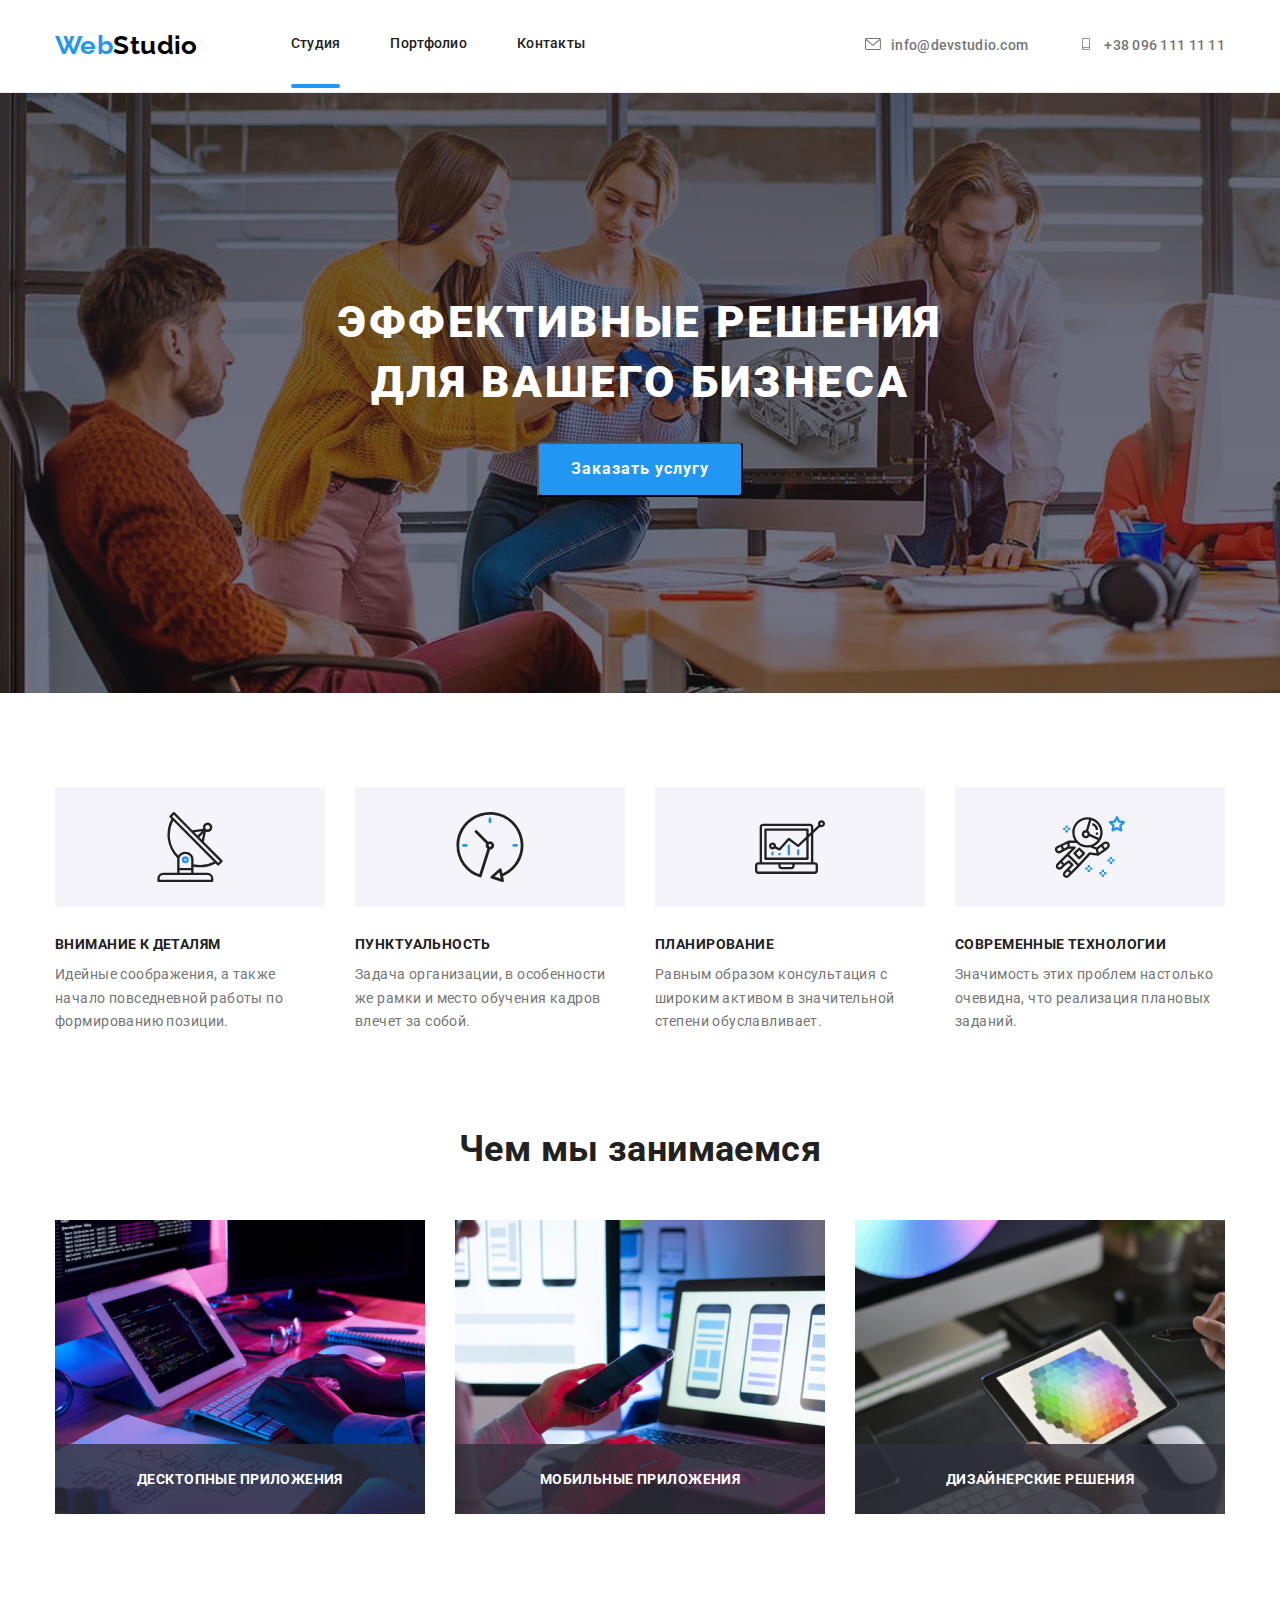
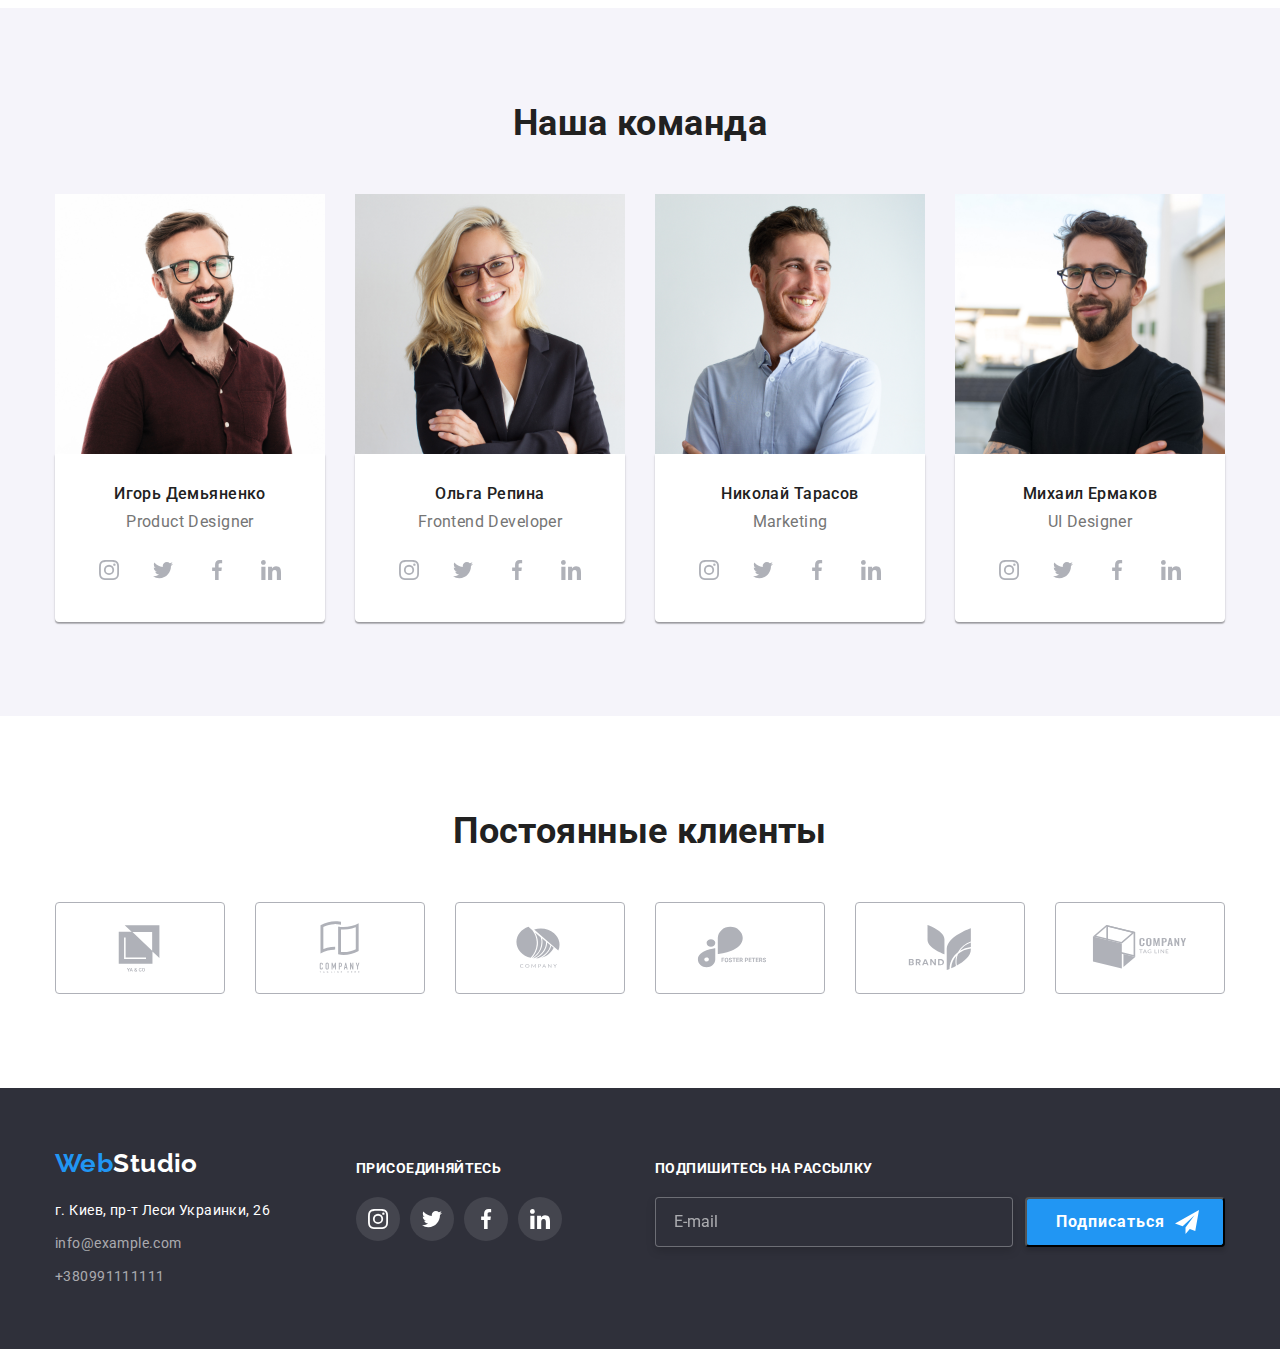
<file: index.html>
<!DOCTYPE html>
<html lang="ru">
<head>
    <meta charset="UTF-8">
    <meta http-equiv="X-UA-Compatible" content="IE=edge">
    <meta name="viewport" content="width=device-width, initial-scale=1.0">
    <title>Document</title>
    <link rel="preconnect" href="https://fonts.googleapis.com">
<link rel="preconnect" href="https://fonts.gstatic.com" crossorigin>
<link href="https://fonts.googleapis.com/css2?family=Raleway:wght@700&family=Roboto:wght@400;500;700;900&display=swap" rel="stylesheet">
 <link rel="stylesheet" href="https://cdnjs.cloudflare.com/ajax/libs/modern-normalize/1.1.0/modern-normalize.min.css">
<link rel="stylesheet" href="./css/styles.css">
</head>
<body>
       <header class="page-header">
        <div class="container main-nav">
            <nav>
                <a href="" class="logo">
                 <span class="logo2">Web</span>Studio
                </a>
               <ul class="site-nav list">
                   <li class="nav-item"><a class="active" href="./index.html">Студия</a></li>
                   <li class="nav-item"><a href="./portfolio.html">Портфолио</a></li>
                   <li class="nav-item"><a href="">Контакты</a></li>
               </ul>
            </nav>
               <ul class="connection list">
                   <li class="nav-item">
                    <a href="" class="connection-email"><svg class="connection-icon" width="16px" height="12px">
                       <use href="./images/icons.svg#mail-hover"></use>
                   </svg>info@devstudio.com</a></li>
                   <li class="nav-item">
                    <a href="" class="connection-tel"><svg class="connection-icon" width="10px" height="16px">
                        <use href="./images/icons.svg#smartphone"></use>
                    </svg>+38 096 111 11 11</a></li>
               </ul>
        </div>
    </header> 
                
    <main>
    
   <section class="hero section">
       <div class="container">
       <h1 class="main-title">Эффективные решения<br> для вашего бизнеса</h1>
       <button type="button" class="button" data-modal-open>Заказать услугу</button>
    </div>
    <div class="backdrop is-hidden" data-modal>
        <div class="modal">
            <svg class="modal-icon" height="11px" width="11px">
                <use href="./images/icons.svg#icon-Vector" data-modal-close></use>
            </svg>
        <form class="form">
            <b class="modal-title">Оставьте свои данные, мы вам перезвоним</b>
      <div class="form-field">   
            <label for="name" class="form-label">Имя</label>
            <input class="form-input" type="text" name="name" id="name">
            <svg class="form-icon" height="18px" width="18px">
            <use href="./images/icons.svg#icon-person-black-18dp-1"></use>
        </svg></div>
        <div class="form-field">
            <label for="tel" class="form-label">Телефон</label>
            <input class="form-input" type="tel" name="tel" id="tel">
            <svg class="form-icon" height="18px" width="18px">
            <use href="./images/icons.svg#icon-phone-black-18dp-1"></use>
            </svg>
        </div>
        <div class="form-field">
            <label for="email" class="form-label">Почта</label>
            <input class="form-input" type="email" name="email" id="email">
            <svg class="form-icon" height="18px" width="18px">
            <use href="./images/icons.svg#icon-email-black-18dp-1"></use>
            </svg>
        </div>
        <div class="form-field coment-box">
            <label for="coment" class="form-label">Комментарий</label>
            <textarea name="coment" id="coment" placeholder="Введите текст"></textarea>
         </div>
        <label class="checkbox-form">
        <input type="checkbox" name="chekc" value="chekc" class="checkbox">
        <span class="checkbox-icon"></span>Соглашаюсь с рассылкой и принимаю &nbsp;
        <a href="" class="checkbox-link"> Условия договора</a>
        </label>

        <button class="button-modal" type="submit">Отправить</button>
    </form>
     </div>
</div>
   
    </section>
   <section class="section">
    <div class="container">
    <h2 class="second-title visually-hidden">Принципы</h2>
       <ul class="principlist list">
           <li class="principlist-subtitle">
               <div class="icon-box">
                   <svg class="principlist-icon" height="70px" width="70px">
                   <use href="./images/icons.svg#antenna-1"></use>
               </svg> </div>
               <h3 class="subtitle">Внимание к деталям</h3>
               <p>Идейные соображения, а также начало повседневной работы по формированию позиции.</p>
            </li>
            <li class="principlist-subtitle">
               <div class="icon-box">
                <svg class="principlist-icon" height="70px" width="70px">
                    <use href="./images/icons.svg#clock-1"></use>
                </svg></div>
                <h3 class="subtitle">Пунктуальность</h3>
                <p>Задача организации, в особенности же рамки и место обучения кадров влечет за собой.</p>
             </li>
             <li class="principlist-subtitle">
               <div class="icon-box">
                <svg class="principlist-icon" height="70px" width="70px">
                    <use href="./images/icons.svg#diagram-1"></use>
                </svg></div>
                <h3 class="subtitle">Планирование</h3>
                <p>Равным образом консультация с широким активом в значительной степени обуславливает.</p>
             </li>
             <li class="principlist-subtitle"> 
                <div class="icon-box">
                <svg class="principlist-icon" height="70px" width="70px">
                    <use href="./images/icons.svg#astronaut-1"></use>
                </svg></div>
                 <h3 class="subtitle">Современные технологии</h3>
                <p>Значимость этих проблем настолько очевидна, что реализация плановых заданий.</p>
             </li>
       </ul>
    </div>
   </section>
   <section class="title section">
       <div class="container">
       <h2 class="second-title list">Чем мы занимаемся</h2>
       <ul class="principlist list">
           <li class="foto-list">
            <div class="principlist-img"><img src="./images/1.jpg" alt="Рабочий процес програмирования" width="370">
            <div class="descript"> <p class="principlist-text">Десктопные приложения</p></div></div>
            </li>
           <li class="foto-list">
            <div class="principlist-img"><img src="./images/2.jpg" alt="Ноутбук и смартфон" width="370">
            <div class="descript"> <p class="principlist-text">Мобильные приложения</p> </div></div>
        </li>
           <li class="foto-list">
            <div class="principlist-img"><img src="./images/3.png" alt="Цветовая палитра на экране планшета" width="370">
            <div class="descript"> <p class="principlist-text">Дизайнерские решения</p> </div></div>
        </li>
       </ul>
    </div>
    </section>
   <section class="title-team section">
       <div class="container">
       <h2 class="second-title list">Наша команда</h2>
       <ul class="principlist list">
           <li class="team-list">
            <img src="./images/4.jpg" class="foto" alt="Фото Игоря Демьяненко" width="270">
        <div class="team">
            <h3 class="title-people">Игорь Демьяненко</h3>
            <p class="text">Product Designer</p>
                <ul class="social-group list"> 
        <li class="icon-list">
            <a href="" class="social-link">
                <svg class="icon" height="20" width="20">
                  <use href="./images/icons.svg#instagram-grey"></use>
               </svg> 
            </a> 
        </li>
        <li class="icon-list">
            <a href="" class="social-link">
                <svg class="icon" height="20" width="20">
                  <use href="./images/icons.svg#twitter-1"></use>
                </svg> 
            </a>
        </li>
        <li class="icon-list">
             <a href="" class="social-link">
                 <svg class="icon" height="20" width="20">
                     <use href="./images/icons.svg#facebook-1"></use>
                </svg> 
            </a>
        </li>
        <li class="icon-list">
             <a href="" class="social-link">
                 <svg class="icon" height="20" width="20">
                  <use href="./images/icons.svg#linkedin-1"></use>
                </svg> 
            </a>
         </li>
        </ul>  
        </div>
           </li>
           <li class="team-list">            
            <img src="./images/5.jpg" class="foto" alt="Фото Ольги Репиной" width="270">
        <div class="team">
            <h3 class="title-people">Ольга Репина</h3>
            <p class="text">Frontend Developer</p>
            <ul class="social-group list"> 
                <li class="icon-list">
                    <a href="" class="social-link">
                        <svg class="icon" height="20" width="20">
                          <use href="./images/icons.svg#instagram-grey"></use>
                       </svg> 
                    </a> 
                </li>
                <li class="icon-list">
                    <a href="" class="social-link">
                        <svg class="icon" height="20" width="20">
                          <use href="./images/icons.svg#twitter-1"></use>
                        </svg> 
                    </a>
                </li>
                <li class="icon-list">
                     <a href="" class="social-link">
                         <svg class="icon" height="20" width="20">
                             <use href="./images/icons.svg#facebook-1"></use>
                        </svg> 
                    </a>
                </li>
                <li class="icon-list">
                     <a href="" class="social-link">
                         <svg class="icon" height="20" width="20">
                          <use href="./images/icons.svg#linkedin-1"></use>
                        </svg> 
                    </a>
                 </li>
                </ul>  
        </div>
           </li>
           <li class="team-list">
            <img src="./images/6.jpg" class="foto" alt="Фото Николая Тарасова" width="270">
        <div class="team">
            <h3 class="title-people">Николай Тарасов</h3>
            <p class="text">Marketing</p>
            <ul class="social-group list"> 
                <li class="icon-list">
                    <a href="" class="social-link">
                        <svg class="icon" height="20" width="20">
                          <use href="./images/icons.svg#instagram-grey"></use>
                       </svg> 
                    </a> 
                </li>
                <li class="icon-list">
                    <a href="" class="social-link">
                        <svg class="icon" height="20" width="20">
                          <use href="./images/icons.svg#twitter-1"></use>
                        </svg> 
                    </a>
                </li>
                <li class="icon-list">
                     <a href="" class="social-link">
                         <svg class="icon" height="20" width="20">
                             <use href="./images/icons.svg#facebook-1"></use>
                        </svg> 
                    </a>
                </li>
                <li class="icon-list">
                     <a href="" class="social-link">
                         <svg class="icon" height="20" width="20">
                          <use href="./images/icons.svg#linkedin-1"></use>
                        </svg> 
                    </a>
                 </li>
                </ul>  
        </div>
           </li>
           <li class="team-list"> 
            <img src="./images/7.jpg" class="foto" alt="Фото Михаила Ермакова" width="270">
         <div class="team">
            <h3 class="title-people">Михаил Ермаков</h3>
            <p class="text">UI Designer</p>
            <ul class="social-group list"> 
                <li class="icon-list">
                    <a href="" class="social-link">
                        <svg class="icon" height="20" width="20">
                          <use href="./images/icons.svg#instagram-grey"></use>
                       </svg> 
                    </a> 
                </li>
                <li class="icon-list">
                    <a href="" class="social-link">
                        <svg class="icon" height="20" width="20">
                          <use href="./images/icons.svg#twitter-1"></use>
                        </svg> 
                    </a>
                </li>
                <li class="icon-list">
                     <a href="" class="social-link">
                         <svg class="icon" height="20" width="20">
                             <use href="./images/icons.svg#facebook-1"></use>
                        </svg> 
                    </a>
                </li>
                <li class="icon-list">
                     <a href="" class="social-link">
                         <svg class="icon" height="20" width="20">
                          <use href="./images/icons.svg#linkedin-1"></use>
                        </svg> 
                    </a>
                 </li>
                </ul>  
        </div>
        </li>
       </ul>
    </div>   
   </section>
<section class="section">
    <div class="container">
        <h2 class="second-title list">Постоянные клиенты</h2>
           <ul class="principlist list">
               <li class="client-list">
                   <a href="" class="client">
                       <svg class="client-logo" height="60" width="106">
                       <use href="./images/icons.svg#Logo"></use>
                   </svg> 
                </a>
                </li>
                <li class="client-list">
                    <a href="" class="client">
                        <svg class="client-logo" height="60" width="106">
                        <use href="./images/icons.svg#Logo-1"></use>
                    </svg> </a>
                 </li>
                 <li class="client-list">
                    <a href="" class="client">
                        <svg class="client-logo" height="60" width="106">
                        <use href="./images/icons.svg#Logo-2"></use>
                    </svg> </a>
                 </li>
                 <li class="client-list">
                    <a href="" class="client">
                        <svg class="client-logo" height="60" width="106">
                        <use href="./images/icons.svg#Logo-3"></use>
                    </svg> </a>
                 </li>
                 <li class="client-list">
                    <a href="" class="client">
                        <svg class="client-logo" height="60" width="106">
                        <use href="./images/icons.svg#Logo-4"></use>
                    </svg> </a>
                 </li>
                 <li class="client-list">
                    <a href="" class="client">
                        <svg class="client-logo" height="60" width="106">
                        <use href="./images/icons.svg#Logo-5"></use>
                    </svg> </a>
                 </li>

            </ul>           
   </div>                
</section>
</main>


<footer>
    <section class="page-footer">
    <div class="container footer-container">
    <div class="logo-contacts">
        <a href="" class="logo-footer ">
        <span class="logo-footer2">Web</span>Studio
       </a>
  <address class="contacts">
        <ul class="list-contacts list">
            <li><a href="" class="contacts-addres">г. Киев, пр-т Леси Украинки, 26</a></li>
            <li><a href="mailto:info@example.com" class="contacts-mail">info@example.com</a></li>
            <li><a href="tel:+380991111111" class="contacts-tel">+380991111111</a></li>
        </ul>
    </address>
</div>
<div class="networks-box">
<h3 class="networks-title">Присоединяйтесь</h3>
<ul class="networks list">
    <li class="networks-list">
        <a href="" class="networks-link">
            <svg class="networks-icon" height="20" width="20">
              <use href="./images/icons.svg#instagram-grey"></use>
           </svg> 
        </a> 
    </li>
    <li class="networks-list">
        <a href="" class="networks-link">
            <svg class="networks-icon" height="20" width="20">
              <use href="./images/icons.svg#twitter-1"></use>
           </svg> 
        </a> 
    </li>
    <li class="networks-list">
        <a href="" class="networks-link">
            <svg class="networks-icon" height="20" width="20">
              <use href="./images/icons.svg#facebook-1"></use>
           </svg> 
        </a> 
    </li>
    <li class="networks-list">
        <a href="" class="networks-link">
            <svg class="networks-icon" height="20" width="20">
              <use href="./images/icons.svg#linkedin-1"></use>
           </svg> 
        </a> 
    </li>
</ul>
</div>
<form class="subscribe">
<div class="subscribe-form">
    <h3 class="subscribe-title">Подпишитесь на рассылку</h3>
<label for="subscribe-email"></label>
    <input type="email" name="email" id="subscribe-email" placeholder="E-mail">
</div>
<button type="submit" class="subscribe-button">Подписаться
    <svg class="form-footer-icon" height="24" width="24">
        <use href="./images/icons.svg#icon-icon-send"></use>
        </svg>
</button>
</form>

</div>
</section>
</footer>
<script src="./js/modal.js"></script>
</body>
</html>
</file>
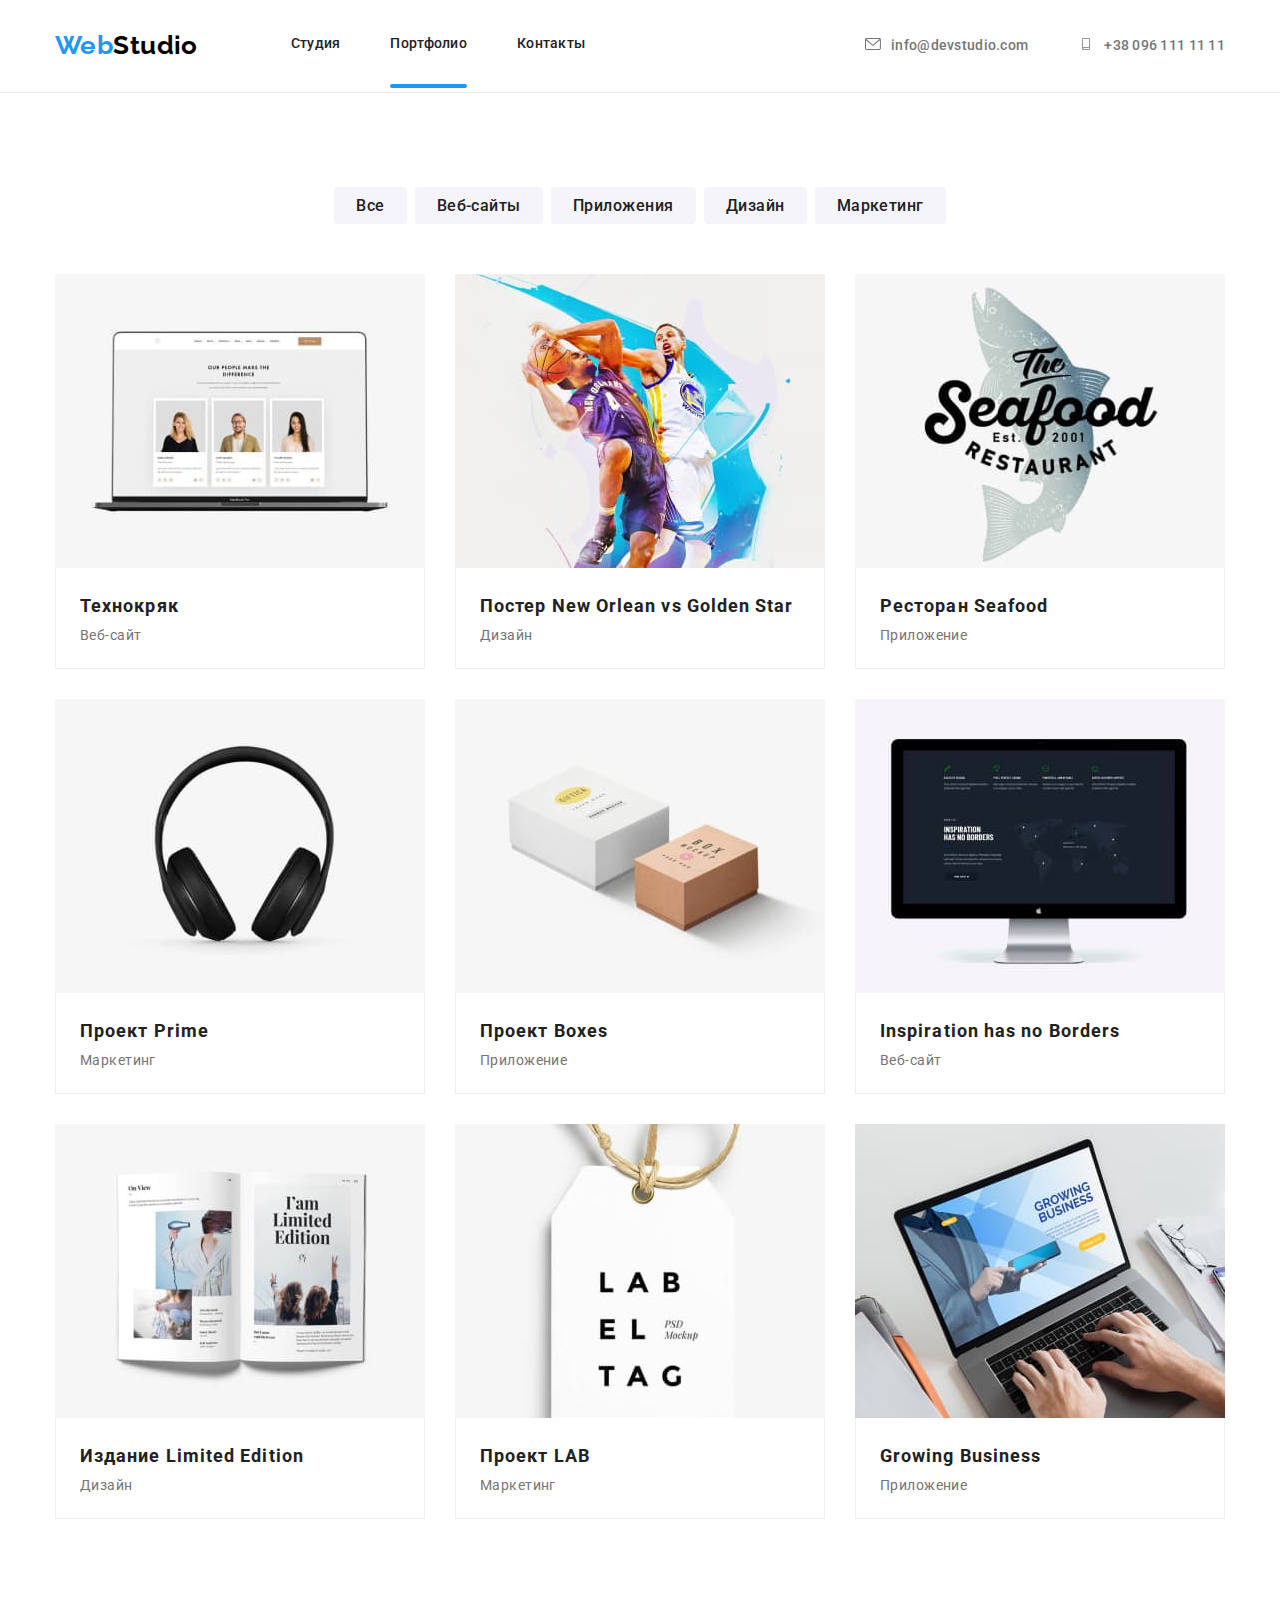
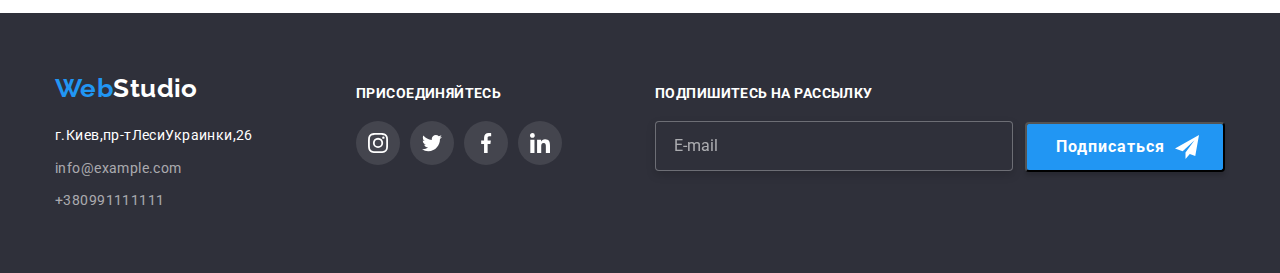
<file: portfolio.html>
<!DOCTYPE html>
<html lang="ru">
<head>
    <meta charset="UTF-8">
    <meta http-equiv="X-UA-Compatible" content="IE=edge">
    <meta name="viewport" content="width=device-width, initial-scale=1.0">
    <title>Document</title>
    <link rel="preconnect" href="https://fonts.googleapis.com">
<link rel="preconnect" href="https://fonts.gstatic.com" crossorigin>
<link href="https://fonts.googleapis.com/css2?family=Raleway:wght@700&family=Roboto:wght@400;500;700;900&display=swap" rel="stylesheet">
   <link rel="stylesheet" href="https://github.com/sindresorhus/modern-normalize/blob/main/modern-normalize.css">
   <link rel="stylesheet" href="https://cdnjs.cloudflare.com/ajax/libs/modern-normalize/1.1.0/modern-normalize.min.css">
   <link rel="stylesheet" href="./css/styles.css">
</head>
<body>
    <header class="page-header">
        <div class="container main-nav">
            <nav>
                <a href="" class="logo">
                 <span class="logo2">Web</span>Studio
                </a>
               <ul class="site-nav list">
                   <li class="nav-item"><a href="./index.html">Студия</a></li>
                   <li class="nav-item"><a class="active" href="./portfolio.html">Портфолио</a></li>
                   <li class="nav-item"><a href="">Контакты</a></li>
               </ul>
            </nav>
               <ul class="connection list">
                   <li class="nav-item">
                    <a href="" class="connection-email"><svg class="connection-icon" width="16px" height="12px">
                       <use href="./images/icons.svg#mail-hover"></use>
                   </svg>info@devstudio.com</a></li>
                   <li class="nav-item">
                    <a href="" class="connection-tel"><svg class="connection-icon" width="10px" height="16px">
                        <use href="./images/icons.svg#smartphone"></use>
                    </svg>+38 096 111 11 11</a></li>
               </ul>
        </div>
    </header> 
<main>
    <section class="section">
    <h1 class="visually-hidden">Наши работы</h1>
    <div class="container">
    <ul class="filter list">
        <li class="filter-block"><button type="button" class="filter-button">Все</button></li>
        <li class="filter-block"><button type="button" class="filter-button">Веб-сайты</button></li>
        <li class="filter-block"><button type="button" class="filter-button">Приложения</button></li>
        <li class="filter-block"><button type="button" class="filter-button">Дизайн</button></li>
        <li class="filter-block"><button type="button" class="filter-button">Маркетинг</button></li>
    </ul>
</div>
    <div class="container">
    <ul class="progect list">
        <li class="item">
           <div class="item-box">
           <img src="./images/Технокряк.jpg" class="item-img" alt="Изображение сайта на ноутбуке" width="370">
           <p class="text-descript">Технокряк это современная площадка распространения коронавируса. Компании используют эту платформу для цифрового шпионажа и атак на защищённые сервера конкурентов.</p>
        </div>
        <div class="item-border">
            <h2 class="item-list">Технокряк</h2>
            <p>Веб-сайт</p>
        </div> 
        </li>
        <li class="item">
            <div class="item-box">
            <img src="./images/постер.jpg" class="item-img" alt="Игра в баскетбол" width="370">
            <p class="text-descript">Технокряк это современная площадка распространения коронавируса. Компании используют эту платформу для цифрового шпионажа и атак на защищённые сервера конкурентов.</p>
        </div>
            <div class="item-border">
            <h2 class="item-list">Постер New Orlean vs Golden Star</h2>
            <p>Дизайн</p>
        </div>    
        </li>
        <li class="item">
            <div class="item-box">
            <img src="./images/ресторан.jpg" class="item-img" alt="Логотип ресторана" width="370">
            <p class="text-descript">Технокряк это современная площадка распространения коронавируса. Компании используют эту платформу для цифрового шпионажа и атак на защищённые сервера конкурентов.</p>
        </div>
            <div class="item-border">
            <h2 class="item-list">Ресторан Seafood</h2>
            <p>Приложение</p>
        </div>
        </li>
        <li class="item">
            <div class="item-box">
            <img src="./images/проектпрайм1.jpg" class="item-img" alt="Наушники" width="370">
            <p class="text-descript">Технокряк это современная площадка распространения коронавируса. Компании используют эту платформу для цифрового шпионажа и атак на защищённые сервера конкурентов.</p>
        </div>    
        <div class="item-border">
            <h2 class="item-list">Проект Prime</h2>
            <p>Маркетинг</p>
        </div>
        </li>
        <li class="item">
            <div class="item-box">
            <img src="./images/проектбоксес.jpg" class="item-img" alt="Упаковочные коробки" width="370">
            <p class="text-descript">Технокряк это современная площадка распространения коронавируса. Компании используют эту платформу для цифрового шпионажа и атак на защищённые сервера конкурентов.</p>
        </div>
            <div class="item-border">
            <h2 class="item-list">Проект Boxes</h2>
            <p>Приложение</p>
        </div>
        </li>
        <li class="item">
            <div class="item-box">
            <img src="./images/инспирейшн.jpg" class="item-img" alt="Изображен сайт на мониторе" width="370">
            <p class="text-descript">Технокряк это современная площадка распространения коронавируса. Компании используют эту платформу для цифрового шпионажа и атак на защищённые сервера конкурентов.</p>
        </div>
            <div class="item-border">    
            <h2 class="item-list">Inspiration has no Borders</h2>
            <p>Веб-сайт</p>
        </div>
        </li>
        <li class="item">
            <div class="item-box">
            <img src="./images/издание.jpg" class="item-img" alt="Открытая книга" width="370">
            <p class="text-descript">Технокряк это современная площадка распространения коронавируса. Компании используют эту платформу для цифрового шпионажа и атак на защищённые сервера конкурентов.</p>
        </div>
            <div class="item-border">    
            <h2 class="item-list">Издание Limited Edition</h2>
            <p>Дизайн</p>
        </div>
        </li>
        <li class="item">
            <div class="item-box">
            <img src="./images/проектлаб.jpg" class="item-img" alt="Ярлык" width="370">
            <p class="text-descript">Технокряк это современная площадка распространения коронавируса. Компании используют эту платформу для цифрового шпионажа и атак на защищённые сервера конкурентов.</p>
        </div>
            <div class="item-border">
            <h2 class="item-list">Проект LAB</h2>
            <p>Маркетинг</p>
        </div>
        </li>
        <li class="item">
            <div class="item-box">
            <img src="./images/грувин.jpg" class="item-img" alt="Парень печатает на ноутбуке" width="370">
            <p class="text-descript">Технокряк это современная площадка распространения коронавируса. Компании используют эту платформу для цифрового шпионажа и атак на защищённые сервера конкурентов.</p>
        </div>
            <div class="item-border">
            <h2 class="item-list">Growing Business</h2>
            <p>Приложение</p>
        </div>
        </li>
    </ul>
</div>
</section>
</main>
<footer>
    <section class="page-footer">
        <div class="container footer-container">
        <div class="logo-contacts">
            <a href="" class="logo-footer ">
            <span class="logo-footer2">Web</span>Studio
           </a>
      <address class="contacts">
            <ul class="list-contacts list">
                <li><a href="" class="contacts-addres">г.Киев,пр-тЛесиУкраинки,26</a></li>
                <li><a href="mailto:info@example.com" class="contacts-mail">info@example.com</a></li>
                <li><a href="tel:+380991111111" class="contacts-tel">+380991111111</a></li>
            </ul>
        </address>
    </div>
    <div class="networks-box">
    <h3 class="networks-title">Присоединяйтесь</h3>
    <ul class="networks list">
        <li class="networks-list">
            <a href="" class="networks-link">
                <svg class="networks-icon" height="20" width="20">
                  <use href="./images/icons.svg#instagram-grey"></use>
               </svg> 
            </a> 
        </li>
        <li class="networks-list">
            <a href="" class="networks-link">
                <svg class="networks-icon" height="20" width="20">
                  <use href="./images/icons.svg#twitter-1"></use>
               </svg> 
            </a> 
        </li>
        <li class="networks-list">
            <a href="" class="networks-link">
                <svg class="networks-icon" height="20" width="20">
                  <use href="./images/icons.svg#facebook-1"></use>
               </svg> 
            </a> 
        </li>
        <li class="networks-list">
            <a href="" class="networks-link">
                <svg class="networks-icon" height="20" width="20">
                  <use href="./images/icons.svg#linkedin-1"></use>
               </svg> 
            </a> 
        </li>
    </ul>
    </div>
    <form class="subscribe">
        <div class="subscribe-form">
            <h3 class="subscribe-title">Подпишитесь на рассылку</h3>
        <label for="subscribe-email"></label>
            <input type="email" name="email" id="subscribe-email" placeholder="E-mail">
        </div>
        <button type="submit" class="subscribe-button">Подписаться
            <svg class="form-footer-icon" height="24" width="24">
                <use href="./images/icons.svg#icon-icon-send"></use>
                </svg>
        </button>
        </form>
    </div>
    </section>
</footer>
</body>
</html>
</file>
<file: css/styles.css>
/*цвет заголовков #212121 */
/*цвет акцента #2196F3 */
/*цвет текста #757575 */
/* белый #FFFFFF */
/* темный фон #2F303A */
/* светлый фон #F5F4FA */

:root {
    --black: #212121 ;
    --accent-color: #2196F3;
    --text-color: #757575;
    --white: #FFFFFF;
    --dark-background: #2F303A;
    --light-background: #F5F4FA;
    --social-icon:#afb1b8;
    --animation-transition:250ms cubic-bezier(0.4, 0, 0.2, 1);
    }
    
    .list {
    padding: 0;
    margin: 0;
    list-style: none;
}
.visually-hidden {
    position: absolute;
    width: 1px;
    height: 1px;
    margin: -1px;
    padding: 0;
    overflow: hidden;
    border: 0;
    clip: rect(0 0 0 0)
}

body {
    background-color: #fff;
    color: #757575;
    font-family: Roboto, sans-serif;
    font-style:normal;
font-weight: 400;
font-size: 14px;
line-height: 1.7;
letter-spacing: 0.03em;
} 
.section {
    padding-top: 94px;
    padding-bottom: 94px;
}
.page-header {
    border-bottom:1px solid rgba(236, 236, 236, 1);
}
.container {
    width: 1200px;
    padding-left: 15px;
    padding-right: 15px;
    margin-left: auto;
    margin-right: auto;
     }
  
    
  
    
   
 .logo {
     color: black;
     font-family: Raleway, cursive, sans-serif;
     font-weight: 700;
     font-size: 26px;
line-height: 1.19;
text-decoration: none;
     }  
     .logo2  {
    color: #2196F3
   }
/*Main-nav*/
.main-nav {
    display: flex;
    align-items: center;

    }
/* Site-nav */
.site-nav {
    display: flex;
    margin-left: 93px;
    padding-top: 32px;
    padding-bottom: 32px;
}
nav {
    display: flex;
    align-items: center;
}
.site-nav .item {
    display: flex;
    padding-top: 32px;
    padding-bottom: 32px;
    }
.site-nav .nav-item + .nav-item {
    margin-left: 50px;
  }
.site-nav a{
   
color:var(--black); 
font-weight: 500;
line-height: 1.14;
letter-spacing: 0.02em; 
text-decoration: none; 
transition: var(--animation-transition);
}

.site-nav a:hover,
.site-nav a:focus {
   color: var(--accent-color);
}

.active::after {
    content: "";
    display: block;
    position: relative;
    top: 28px;
    bottom: 0;
    width: 100%;
    height: 4px;
    background-color: var(--accent-color);
    border-radius: 4px;
}

.active-page {
    color: var(--accent-color);
}
/*Connection */
.connection {
    display: flex;
    margin-left: auto;
    }
.connection .nav-item + .nav-item {
    margin-left: 50px;
}
.connection a{
    font-family: Roboto;
font-weight: 500;
font-size: 14px;
line-height: 1.14;
letter-spacing: 0.02em;
color: var(--text-color);
text-decoration: none;
transition: var(--animation-transition);
}

.connection-email:hover .connection-icon,
.connection-email:focus .connection-icon,
.connection-tel:hover .connection-icon,
.connection-tel:focus .connection-icon {
    fill: var(--accent-color);
    }
.connection a:hover, 
.connection a:focus {
    color: var(--accent-color);
 }

.connection-icon {
    padding: 0;
    width: 16px;
    height: 12px;
    margin-right: 10px;
    fill: var(--text-color);
}
/*.connection-phone {
    width: 10px;
    height: 16px;
    margin-right: 10px;
    fill: var(--text-color);
}*/


/* Title */
.title {
   padding-top: 0;
    }
.hero {
   text-align: center;
 background-image: linear-gradient(rgba(47, 48, 58, 0.4),
 rgba(47, 48, 58, 0.233)),
 url("../images/Fon-header.jpg");  
 background-repeat: no-repeat;
 height: 600px;  
 max-width: 1600px; 
 margin-left: auto;
 margin-right: auto;
 padding-top: 200px;
 padding-bottom: 200px;
    }

.main-title {
    margin-top: 0;
    margin-bottom: 0;
    
    padding-bottom: 30px;
    text-transform: uppercase;
    color: var(--white);
    font-weight: 900;
font-size: 44px;
line-height: 1.36;
letter-spacing: 0.06em;
}

.button {
    display: inline-block;
    cursor: pointer;
    font-family: inherit;
    color: var(--white);
    background-color: var(--accent-color);
    font-weight: 700;
    border-radius: 4px;
    padding: 10px 32px;
    margin-left: auto;
    margin-right: auto;
    min-width: 200px;
font-size: 16px;
line-height: 1.88;
display: flex;
text-align: center;
letter-spacing: 0.06em;
}
.backdrop {
    position: fixed;
    top: 0;
    left: 0;
    width: 100%;
    height: 100%;
    z-index: 1;
    background-color: rgba(0, 0, 0, 0.2);
    transition: var(--animation-transition)
}
.backdrop.is-hidden {
    visibility: hidden;
    opacity: 0;
    pointer-events: none;
}
.modal {
    position: absolute;
    top: 50%;
    left: 50%;
    transform: translate(-50%, -50%);
    width: 528px;
    height: 581px;
    background-color: var(--white);
}
.modal-icon {
    position: absolute;
    cursor: pointer;
    top: 8px;
    right: 8px;
    display: flex;
    justify-content:center;
    align-items: center;
   height: 30px;
   width: 30px;
   padding: 6px;
   fill: var(--black);
   border: 1px solid rgba(0, 0, 0, 0.1);
   border-radius: 50%;
}
.modal-icon:hover {
    fill: var(--accent-color);
}
textarea {
    resize: none;
    cursor: pointer;
    }
.form {
    padding: 40px;
    }
.form-field {
    position: relative;
    display: flex;
    flex-direction: column; 
    margin-bottom: 10px; 
    }

.modal-title {
    display: block;
    margin-bottom: 12px;
    font-size: 20px;
    font-weight: 700;
    line-height: 1.15;
   color: rgba(33, 33, 33, 1);
  }

.form-label {
    display: block;
    
    margin-bottom: 4px;
    text-align: left;
    font-size: 12px;
    line-height: 1.17;
    letter-spacing:0.01em;
    color: rgba(117, 117, 117, 1);
    }
.form-input {
    position: relative;
    display: flex; 
    cursor: pointer;
    height: 40px;
    padding-left: 42px;
    border: 1px solid rgba(33, 33, 33, 0.2);
    box-sizing: border-box;
    border-radius: 4px;
}
.form-input:focus {
    padding-left: 42px;
    border: 1px solid var(--accent-color);
    outline-color: var(--accent-color); 
    fill: var(--accent-color);
}
.form-icon {
    position: absolute;
    left: 12px;
    top: 30px;
    }
    
.form-field textarea::placeholder {
    color: rgba(117, 117, 117, 0.5);
}
.form-field textarea {
    font-size: 12px;
    line-height: 1.17;
    letter-spacing:0.01em;
    padding: 12px 16px;
    height: 120px;
    border: 1px solid rgba(33, 33, 33, 0.2);
    box-sizing: border-box;
    border-radius: 4px;
}
.coment-box {
    margin-bottom: 20px;
}
textarea:focus {
    outline-color: var(--accent-color); 
    
}
.checkbox-form {
    display: flex;
    margin-bottom: 30px;
   justify-content: center;
    align-items: center;
} 
.checkbox {
    position: absolute;
    width: 1px;
    height: 1px;
    margin: -1px;
    border: 0;
    padding: 0;
    clip: rect(0 0 0 0);
    overflow: hidden;
}
.checkbox-icon {
    display: inline-block;
    width: 16px;
    height: 15px;
    margin-right: 7px;
    border: 2px solid var(--black);
    border-radius: 4px;
}
.checkbox:checked + .checkbox-icon {
    background-color: var(--accent-color);
    border: var(--accent-color);
    background-image: url('../images/icon\ check.svg');
    background-size: contain;
    background-repeat: no-repeat;
}
.checkbox-link {
    color: var(--accent-color);
}
.button-modal {
    width: 200px;
    height: 50px;
    
    background-color: var(--accent-color);
    color: var(--white);
    border-radius: 4px;
    border: none;
    box-shadow: 0px 4px 4px rgba(0, 0, 0, 0.15);
    font-size: 16px;
    font-weight: 700;
    line-height: 1.87;
}

/*Принципы*/ /*Чем мы занимаемся*/ 
 p {
    margin-top: 0;
    margin-bottom: 0;
   }

h3 {
    margin-top: 0;
    margin-bottom: 0px;
}
.second-title {
  margin-bottom: 50px;
  padding-top: 0;
  color: var(--black);
  font-weight: 700;
  font-size: 36px;
  line-height: 1.17;
  text-align: center;
  }
  
 .subtitle {
     margin-bottom: 10px;
    text-transform: uppercase;
    color: var(--black);
    font-weight: 700;
    font-size: 14px;
    line-height: 1.14;
 }

 .principlist {
     display: flex;
     }
.principlist-subtitle {
    display: block;
    width: 270px;
       }
  .principlist .principlist-subtitle + .principlist-subtitle {
    margin-left: 30px;
   }
.principlist .foto-list+.foto-list {
    margin-left: 30px;
}
.principlist-img {
    position: relative;
}
.descript {
    position: absolute;
    bottom: 0;
    display: flex;
    justify-content: center;
    align-items: center;
    width: 370px;
    height: 70px;
    background-color: rgba(47, 48, 58, 0.8);
}
.principlist-text {
  color: var(--white);
  text-transform: uppercase;
  font-weight: 700;
  font-size: 14px;
  line-height: 1.17;
}
.icon-box {
    display: flex;
    height: 120px;
    width: 270px;
    justify-content: center;
    align-items: center;
    background-color: rgba(245, 244, 250, 1);
    margin-bottom: 30px;   
}


/*Наша команда*/
img {
display: block;
max-width: 100%;
height: auto;
}
.title-team {
    background-color: var(--light-background);
}
.team-list {
    display: block; 
        }
.principlist .team-list+.team-list {
    margin-left: 30px;
}
.team {
    padding: 30px 0;
    background-color: var(--white);
    box-shadow: 0px 1px 3px rgba(0, 0, 0, 0.12), 0px 1px 1px rgba(0, 0, 0, 0.14), 0px 2px 1px rgba(0, 0, 0, 0.2);
    border-radius: 0px 0px 4px 4px;
}
 .title-people {
     margin-bottom: 10px;
     color: var(--black);
    font-weight: 500;
    font-size: 16px;
line-height: 1.19;
text-align: center;
 }
 .foto {
     margin-top: 0;
     margin-bottom: 0px;
 }
 .text {
     margin-top: 0;
     margin-bottom: 0px;
        color: var(--text-color);
        font-size: 16px;
    line-height: 1.18;
    text-align: center;
    }
.social-group {
        display: flex;
        justify-content:center;
        margin-top: 16px;
    }
.social-group .icon-list+.icon-list {
        margin-left: 10px;
    }
.social-link {
        display: flex;
        justify-content:center;
        align-items: center;
       height: 44px;
       width: 44px;
       fill: var(--text-color);
       border-radius: 50%;
       transition: var(--animation-transition);       
    }
.icon {
        fill: var(--social-icon);
        transition: var(--animation-transition);
    }
.social-link:hover .icon,
.social-link:focus .icon {
    fill: var(--white);
    background-color: var(--accent-color);
    } 
    .social-link:hover,
    .social-link:focus {
    background-color: var(--accent-color);
    
    } 
  
    /*Постоянные клиенты*/
    .client {
       display: flex;
        justify-content:center;
        align-items: center;
       height: 92px;
       width: 170px;
       fill: rgba(175, 177, 184, 1);
       border: 1px solid rgba(175, 177, 184, 1);
       border-radius: 4px; 
       transition: var(--animation-transition);
    }
.principlist .client-list+.client-list {
    margin-left: 30px;
}

.client:hover,
.client:focus {
    fill: var(--accent-color);
    border: 1px solid var(--accent-color);
   }

/* Footer */
footer {
            background-color: var(--dark-background);
}
.page-footer {
    padding-top: 60px;
    padding-bottom: 60px;
}
.footer-container {
    display: flex;

}
.logo-footer {
    display: block;
    margin-bottom: 20px;
    color: white;
    font-family: Raleway, cursive, sans-serif;
    font-weight: 700;
    font-size: 26px;
line-height: 1.19;
text-decoration: none;
    }  
    .logo-footer2  {
   color: #2196F3
  }
  .logo-contacts {
      flex-grow: 1;
  }
  .contacts-addres {
    display: flex;
    margin-bottom: 9px;
    color: var(--white);
    text-decoration: none; 
    font-style: normal;
    line-height: 1.71;
}
 .contacts-mail, 
.contacts-tel {
   display: flex;  
   color: rgba(255, 255, 255, 0.6); 
   text-decoration: none; 
   font-style: normal;
}
.contacts-mail {
    display: flex; 
    margin-bottom: 9px;
}
.networks {
    display: flex;
    justify-content: center;
    
   }
.networks-link {
    display: flex;
    height: 44px;
    width: 44px;
    justify-content:center;
    align-items: center;
    background-color: rgba(255, 255, 255, 0.1);
    border-radius: 50%;
    transition: var(--animation-transition);
}
.networks-icon {
   fill: var(--white);
   justify-content:center;
   align-items: center;
   transition: var(--animation-transition);
 }
.networks .networks-list+.networks-list {
    margin-left: 10px;
}
 .networks-link:hover .networks-icon,
 .networks-link:focus .networks-icon {
     background-color: var(--accent-color);
     }
  .networks-link:hover,
  .networks-link:focus {
     background-color: var(--accent-color);
 }
.networks-title {
    font-size: 14px;
    font-weight: 700;
    color: var(--white);
    line-height: 1.17;
    text-transform: uppercase;
    margin-bottom: 20px;
}
.networks-box {
    margin-left: 70px;
    margin-top: 12px;
}
.subscribe {
    display: flex;
    margin-top: 12px;
    margin-right: 0;
    
}
.subscribe-title {
    font-size: 14px;
    font-weight: 700;
    color: var(--white);
    line-height: 1.17;
    text-transform: uppercase;
    margin-bottom: 20px;
 }
 .subscribe-form {
   margin-left: 93px;
   
 }
 .subscribe-form input {
     display: flex;
    width: 358px;
    height: 50px;
    color: var(--white);
    background-color: var(--dark-background);
     border: 1px solid rgba(255, 255, 255, 0.3);
     box-sizing: border-box;
     filter: drop-shadow(0px 4px 4px rgba(0, 0, 0, 0.15));
     border-radius: 4px; 
 }
 .subscribe-form input::placeholder {
     padding-top: 15px;
     padding-left: 16px;
     font-size: 16px;
     line-height: 1,25;
     color: rgba(255, 255, 255, 0.6);
 }

.subscribe-button {
    display: flex;
    width: 200px;
    height: 50px;
    margin-top: 37px;
    margin-right: 0;
    margin-left: 12px;
    padding-left: 29px;
    color: var(--white);
    background-color: var(--accent-color);
    font-size: 16px;
    font-weight: 700;
    line-height: 1.88;
    letter-spacing: 0.06em;
    align-items: center;
    text-align: center;
    box-shadow: 0px 4px 4px rgba(0, 0, 0, 0.15);
    border-radius: 4px;
}
.form-footer-icon {
    margin-left: 10px;
    }



/* ПОРТФОЛИО*/

.filter {
    display: flex;
    justify-content: center;
    margin-bottom: 50px;
    }
.filter .filter-block + .filter-block {
        margin-left: 8px;
      }
.filter-button {
padding: 6px 22px;
border: none;
border-radius: 4px;
font-family: Roboto;   
 cursor: pointer;
 color: var(--black);
 background: var(--light-background);
font-weight: 500;
font-size: 16px;
line-height: 1.6; 
text-align: center;
letter-spacing: 0.03em;
transition: var(--animation-transition);
}
button:hover,
button:focus {
    color: var(--white);
    background: var(--accent-color);
    box-shadow: 0px 1px 3px rgba(0, 0, 0, 0.12), 0px 1px 1px rgba(0, 0, 0, 0.14), 0px 2px 1px rgba(0, 0, 0, 0.2);
}
.progect {
    display: flex;
    flex-wrap: wrap;
}
.item {
    display: block;
    
    width: 370px;
    margin-right: 30px;
    margin-bottom: 30px;
    transition: var(--animation-transition);
    }

.item:hover,
.item:focus {
    box-shadow: 0px 1px 3px rgba(0, 0, 0, 0.12), 0px 1px 1px rgba(0, 0, 0, 0.14), 0px 2px 1px rgba(0, 0, 0, 0.2);
}
    .item-border {
    padding: 20px 24px;
    border-right: 1px solid rgba(238, 238, 238, 1);
    border-bottom: 1px solid rgba(238, 238, 238, 1);
    border-left: 1px solid rgba(238, 238, 238, 1);
}
.item:nth-child(3n) {
    margin-right: 0;
}
.item:nth-last-child(-n+3) {
    margin-bottom: 0;
}
.item h2 {
    
    margin-top: 0;
    margin-bottom: 0;
    color: var(--black);
    font-weight: 700;
font-size: 18px;
line-height: 2;
letter-spacing: 0.06em;
}
 
.item-box {
    position: relative;
}
.text-descript {
 position: absolute;
 width: 100%;
 height: 100%;
 top: 0;
 right: 0;
 padding: 63px 24px;
 color: var(--white);
 background-color: rgba(33, 150, 243, 0.9);
 font-weight: 400;
 font-size: 18px;
 line-height: 1.56;
 transform: translateY(100%);
 transition: var(--animation-transition);
 opacity: 0;
 }
.item-box:hover .text-descript {
transform: translateY(0);
opacity: 1;
}
</file>
